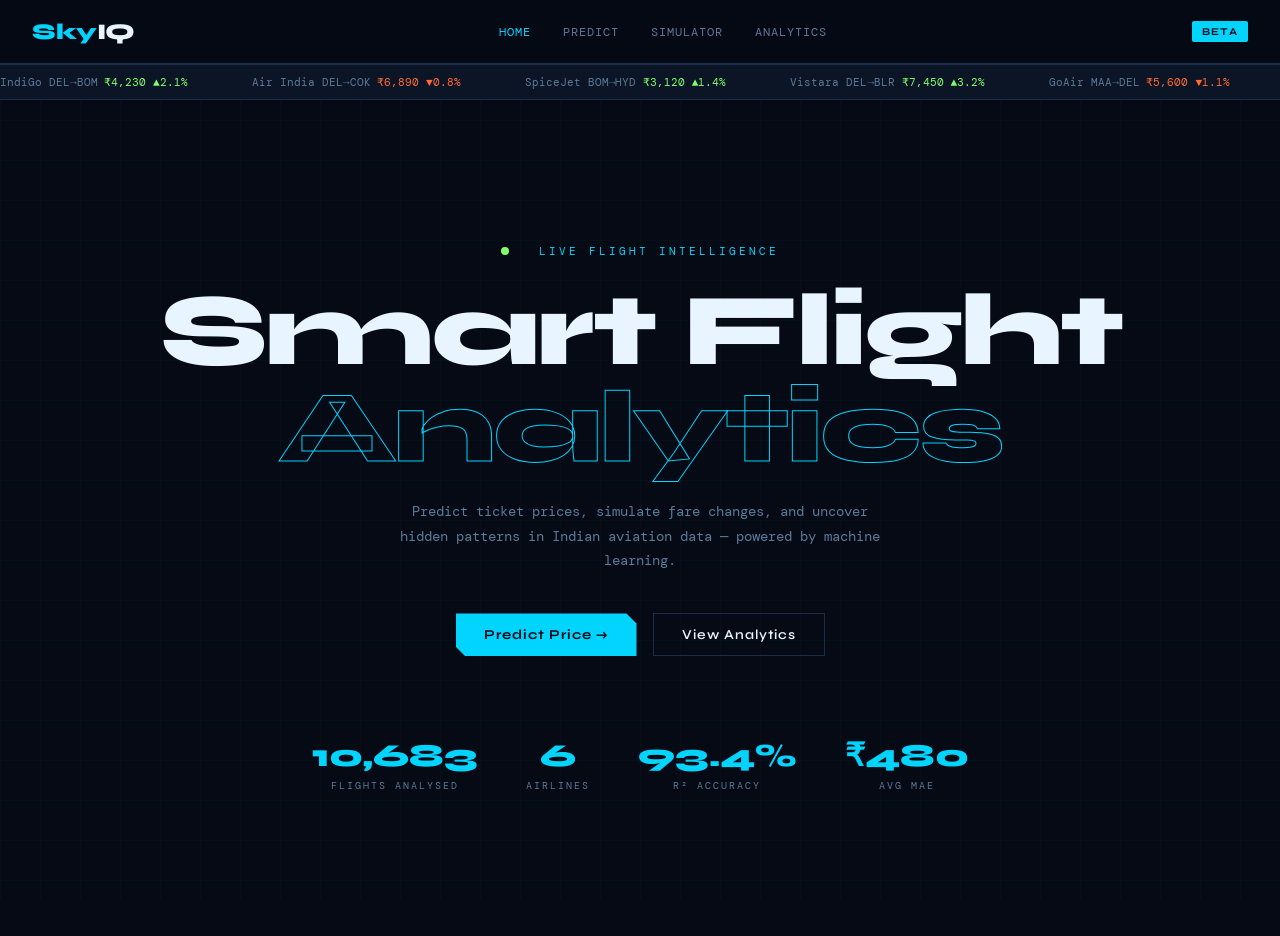
<file: index.html>
<!DOCTYPE html>
<html lang="en">
<head>
<meta charset="UTF-8" />
<meta name="viewport" content="width=device-width, initial-scale=1.0"/>
<title>SkyIQ — Smart Flight Analytics</title>
<link href="https://fonts.googleapis.com/css2?family=Syne:wght@400;600;700;800&family=DM+Mono:wght@300;400;500&display=swap" rel="stylesheet"/>
<style>
  :root {
    --bg: #050a14;
    --surface: #0c1526;
    --surface2: #111e35;
    --border: #1a2d4a;
    --accent: #00d4ff;
    --accent2: #ff6b35;
    --accent3: #7fff6b;
    --text: #e8f4ff;
    --muted: #5a7a99;
    --card: #0d1e33;
  }

  * { margin: 0; padding: 0; box-sizing: border-box; }

  body {
    background: var(--bg);
    color: var(--text);
    font-family: 'DM Mono', monospace;
    min-height: 100vh;
    overflow-x: hidden;
  }

  /* BG grid */
  body::before {
    content: '';
    position: fixed;
    inset: 0;
    background-image:
      linear-gradient(rgba(0,212,255,0.03) 1px, transparent 1px),
      linear-gradient(90deg, rgba(0,212,255,0.03) 1px, transparent 1px);
    background-size: 40px 40px;
    pointer-events: none;
    z-index: 0;
  }

  /* NAV */
  nav {
    position: sticky; top: 0; z-index: 100;
    background: rgba(5,10,20,0.85);
    backdrop-filter: blur(20px);
    border-bottom: 1px solid var(--border);
    padding: 0 2rem;
    display: flex; align-items: center; justify-content: space-between;
    height: 64px;
  }

  .logo {
    font-family: 'Syne', sans-serif;
    font-size: 1.4rem; font-weight: 800;
    letter-spacing: -0.5px;
    color: var(--accent);
  }
  .logo span { color: var(--text); }

  .nav-links { display: flex; gap: 2rem; }
  .nav-links a {
    color: var(--muted);
    text-decoration: none;
    font-size: 0.75rem;
    letter-spacing: 1px;
    text-transform: uppercase;
    transition: color 0.2s;
    cursor: pointer;
  }
  .nav-links a:hover, .nav-links a.active { color: var(--accent); }

  .nav-badge {
    background: var(--accent);
    color: var(--bg);
    font-size: 0.65rem;
    font-weight: 700;
    padding: 4px 10px;
    border-radius: 2px;
    letter-spacing: 1px;
    font-family: 'Syne', sans-serif;
  }

  /* PAGES */
  .page { display: none; position: relative; z-index: 1; }
  .page.active { display: block; }

  /* HERO */
  .hero {
    min-height: calc(100vh - 64px);
    display: flex; flex-direction: column;
    justify-content: center; align-items: center;
    text-align: center;
    padding: 4rem 2rem;
    position: relative;
  }

  .hero-eyebrow {
    font-size: 0.7rem;
    letter-spacing: 3px;
    text-transform: uppercase;
    color: var(--accent);
    margin-bottom: 1.5rem;
    opacity: 0;
    animation: fadeUp 0.6s 0.2s forwards;
  }

  .hero h1 {
    font-family: 'Syne', sans-serif;
    font-size: clamp(3rem, 8vw, 7rem);
    font-weight: 800;
    line-height: 0.95;
    letter-spacing: -3px;
    margin-bottom: 1.5rem;
    opacity: 0;
    animation: fadeUp 0.6s 0.4s forwards;
  }

  .hero h1 .line2 {
    color: transparent;
    -webkit-text-stroke: 1px var(--accent);
  }

  .hero-sub {
    max-width: 480px;
    color: var(--muted);
    font-size: 0.85rem;
    line-height: 1.8;
    margin-bottom: 2.5rem;
    opacity: 0;
    animation: fadeUp 0.6s 0.6s forwards;
  }

  .hero-ctas {
    display: flex; gap: 1rem; flex-wrap: wrap; justify-content: center;
    opacity: 0;
    animation: fadeUp 0.6s 0.8s forwards;
  }

  .btn-primary {
    background: var(--accent);
    color: var(--bg);
    border: none;
    padding: 12px 28px;
    font-family: 'Syne', sans-serif;
    font-size: 0.85rem;
    font-weight: 700;
    letter-spacing: 1px;
    cursor: pointer;
    clip-path: polygon(0 0, calc(100% - 10px) 0, 100% 10px, 100% 100%, 10px 100%, 0 calc(100% - 10px));
    transition: transform 0.15s, box-shadow 0.15s;
  }
  .btn-primary:hover { transform: translateY(-2px); box-shadow: 0 8px 30px rgba(0,212,255,0.35); }

  .btn-secondary {
    background: transparent;
    color: var(--text);
    border: 1px solid var(--border);
    padding: 12px 28px;
    font-family: 'Syne', sans-serif;
    font-size: 0.85rem;
    font-weight: 600;
    letter-spacing: 1px;
    cursor: pointer;
    transition: border-color 0.2s, color 0.2s;
  }
  .btn-secondary:hover { border-color: var(--accent); color: var(--accent); }

  .stats-row {
    display: flex; gap: 3rem; margin-top: 5rem;
    opacity: 0;
    animation: fadeUp 0.6s 1s forwards;
  }
  .stat { text-align: center; }
  .stat-val {
    font-family: 'Syne', sans-serif;
    font-size: 2rem; font-weight: 800;
    color: var(--accent);
  }
  .stat-label { font-size: 0.65rem; color: var(--muted); letter-spacing: 2px; text-transform: uppercase; margin-top: 4px; }

  /* SECTION WRAPPER */
  .section {
    max-width: 1200px;
    margin: 0 auto;
    padding: 5rem 2rem;
  }

  .section-label {
    font-size: 0.65rem;
    letter-spacing: 3px;
    text-transform: uppercase;
    color: var(--accent);
    margin-bottom: 0.5rem;
  }

  .section-title {
    font-family: 'Syne', sans-serif;
    font-size: clamp(1.8rem, 4vw, 3rem);
    font-weight: 800;
    letter-spacing: -1.5px;
    margin-bottom: 3rem;
  }

  /* PREDICT PAGE */
  .predict-grid {
    display: grid;
    grid-template-columns: 1fr 1fr;
    gap: 2rem;
    align-items: start;
  }

  .predict-form-card {
    background: var(--card);
    border: 1px solid var(--border);
    padding: 2rem;
    position: relative;
  }

  .predict-form-card::before {
    content: '';
    position: absolute;
    top: 0; left: 0; right: 0;
    height: 2px;
    background: linear-gradient(90deg, var(--accent), transparent);
  }

  .form-title {
    font-family: 'Syne', sans-serif;
    font-size: 1.1rem;
    font-weight: 700;
    margin-bottom: 1.5rem;
    display: flex; align-items: center; gap: 0.5rem;
  }

  .form-grid {
    display: grid;
    grid-template-columns: 1fr 1fr;
    gap: 1rem;
  }

  .form-group { display: flex; flex-direction: column; gap: 0.4rem; }
  .form-group.full { grid-column: 1 / -1; }

  label {
    font-size: 0.65rem;
    letter-spacing: 2px;
    text-transform: uppercase;
    color: var(--muted);
  }

  select, input[type="number"], input[type="text"] {
    background: var(--surface2);
    border: 1px solid var(--border);
    color: var(--text);
    padding: 10px 12px;
    font-family: 'DM Mono', monospace;
    font-size: 0.85rem;
    outline: none;
    transition: border-color 0.2s;
    appearance: none;
    width: 100%;
  }

  select:focus, input:focus { border-color: var(--accent); }

  select option { background: var(--surface); }

  .predict-btn {
    margin-top: 1.5rem;
    width: 100%;
    background: var(--accent);
    color: var(--bg);
    border: none;
    padding: 14px;
    font-family: 'Syne', sans-serif;
    font-size: 0.9rem;
    font-weight: 700;
    letter-spacing: 1px;
    cursor: pointer;
    transition: opacity 0.2s, transform 0.15s;
  }
  .predict-btn:hover { opacity: 0.9; transform: translateY(-1px); }

  /* RESULT CARD */
  .result-card {
    background: var(--card);
    border: 1px solid var(--border);
    padding: 2rem;
    position: relative;
    display: flex; flex-direction: column; gap: 1.5rem;
  }

  .result-card::before {
    content: '';
    position: absolute;
    top: 0; left: 0; right: 0;
    height: 2px;
    background: linear-gradient(90deg, var(--accent3), transparent);
  }

  .result-price-block {
    text-align: center;
    padding: 2rem;
    background: var(--surface2);
    border: 1px solid var(--border);
  }

  .result-label {
    font-size: 0.65rem;
    letter-spacing: 3px;
    text-transform: uppercase;
    color: var(--muted);
    margin-bottom: 0.5rem;
  }

  .result-price {
    font-family: 'Syne', sans-serif;
    font-size: 3.5rem;
    font-weight: 800;
    color: var(--accent3);
    letter-spacing: -2px;
  }

  .result-range {
    font-size: 0.75rem;
    color: var(--muted);
    margin-top: 0.4rem;
  }

  .insights-list { display: flex; flex-direction: column; gap: 0.75rem; }

  .insight-item {
    display: flex; align-items: flex-start; gap: 0.75rem;
    padding: 0.75rem;
    background: var(--surface2);
    border-left: 2px solid var(--accent);
    font-size: 0.78rem;
    color: var(--muted);
    line-height: 1.6;
  }

  .insight-dot {
    width: 6px; height: 6px;
    background: var(--accent);
    border-radius: 50%;
    flex-shrink: 0;
    margin-top: 6px;
  }

  .feature-importance {
    display: flex; flex-direction: column; gap: 0.6rem;
  }

  .fi-row { display: flex; flex-direction: column; gap: 0.3rem; }
  .fi-label { font-size: 0.7rem; display: flex; justify-content: space-between; }
  .fi-bar-bg { background: var(--surface2); height: 6px; }
  .fi-bar { height: 6px; background: linear-gradient(90deg, var(--accent), var(--accent2)); transition: width 1s ease; }

  /* SIMULATOR */
  .sim-layout {
    display: grid;
    grid-template-columns: 350px 1fr;
    gap: 2rem;
    align-items: start;
  }

  .sim-controls {
    background: var(--card);
    border: 1px solid var(--border);
    padding: 1.5rem;
    position: relative;
  }

  .sim-controls::before {
    content: '';
    position: absolute;
    top: 0; left: 0; right: 0;
    height: 2px;
    background: linear-gradient(90deg, var(--accent2), transparent);
  }

  .slider-group { margin-bottom: 1.5rem; }

  .slider-header { display: flex; justify-content: space-between; margin-bottom: 0.5rem; }
  .slider-name { font-size: 0.7rem; letter-spacing: 1px; text-transform: uppercase; color: var(--muted); }
  .slider-val { font-family: 'Syne', sans-serif; font-size: 0.9rem; font-weight: 700; color: var(--accent); }

  input[type="range"] {
    -webkit-appearance: none;
    width: 100%;
    height: 2px;
    background: var(--border);
    outline: none;
  }

  input[type="range"]::-webkit-slider-thumb {
    -webkit-appearance: none;
    width: 16px; height: 16px;
    background: var(--accent);
    cursor: pointer;
    clip-path: polygon(50% 0%, 100% 50%, 50% 100%, 0% 50%);
  }

  .sim-toggle-row {
    display: flex; gap: 0.5rem; margin-bottom: 1.5rem;
  }

  .toggle-btn {
    flex: 1;
    padding: 8px;
    font-family: 'DM Mono', monospace;
    font-size: 0.72rem;
    cursor: pointer;
    border: 1px solid var(--border);
    background: transparent;
    color: var(--muted);
    transition: all 0.2s;
  }
  .toggle-btn.active { background: var(--accent); color: var(--bg); border-color: var(--accent); }

  .sim-results { display: flex; flex-direction: column; gap: 1.5rem; }

  .sim-compare {
    background: var(--card);
    border: 1px solid var(--border);
    padding: 1.5rem;
  }

  .compare-row {
    display: flex; align-items: center; justify-content: space-between;
    padding: 1rem;
    margin-bottom: 0.5rem;
    background: var(--surface2);
  }

  .compare-airline { font-size: 0.8rem; }
  .compare-price {
    font-family: 'Syne', sans-serif;
    font-size: 1.4rem;
    font-weight: 800;
  }

  .compare-delta {
    font-size: 0.75rem;
    padding: 3px 8px;
  }
  .delta-up { background: rgba(255,107,53,0.15); color: var(--accent2); }
  .delta-down { background: rgba(127,255,107,0.15); color: var(--accent3); }

  /* ANALYTICS */
  .analytics-grid {
    display: grid;
    grid-template-columns: repeat(3, 1fr);
    gap: 1.5rem;
    margin-bottom: 1.5rem;
  }

  .analytics-card {
    background: var(--card);
    border: 1px solid var(--border);
    padding: 1.5rem;
    position: relative;
  }

  .analytics-card::after {
    content: '';
    position: absolute;
    bottom: 0; left: 0; right: 0;
    height: 1px;
    background: linear-gradient(90deg, transparent, var(--accent), transparent);
    opacity: 0.4;
  }

  .analytics-card-title {
    font-size: 0.65rem;
    letter-spacing: 2px;
    text-transform: uppercase;
    color: var(--muted);
    margin-bottom: 1rem;
  }

  .bar-chart { display: flex; flex-direction: column; gap: 0.6rem; }
  .bar-row { display: flex; align-items: center; gap: 0.75rem; }
  .bar-name { font-size: 0.7rem; color: var(--muted); width: 80px; flex-shrink: 0; white-space: nowrap; overflow: hidden; text-overflow: ellipsis; }
  .bar-track { flex: 1; height: 8px; background: var(--surface2); }
  .bar-fill { height: 8px; transition: width 1.2s ease; }
  .bar-num { font-size: 0.7rem; font-family: 'Syne', sans-serif; font-weight: 700; width: 50px; text-align: right; }

  .route-table { width: 100%; border-collapse: collapse; font-size: 0.75rem; }
  .route-table th {
    text-align: left;
    font-size: 0.6rem;
    letter-spacing: 2px;
    text-transform: uppercase;
    color: var(--muted);
    padding: 0 0 0.75rem;
    border-bottom: 1px solid var(--border);
  }
  .route-table td { padding: 0.6rem 0; border-bottom: 1px solid rgba(26,45,74,0.5); }
  .route-badge {
    display: inline-block;
    padding: 2px 8px;
    font-size: 0.6rem;
    letter-spacing: 1px;
  }
  .badge-exp { background: rgba(255,107,53,0.15); color: var(--accent2); }
  .badge-cheap { background: rgba(127,255,107,0.15); color: var(--accent3); }

  .big-analytics {
    display: grid;
    grid-template-columns: 1fr 1fr;
    gap: 1.5rem;
  }

  .donut-wrap { display: flex; justify-content: center; align-items: center; padding: 1rem 0; }

  svg.donut-chart { transform: rotate(-90deg); }

  .time-bars { display: grid; grid-template-columns: repeat(4, 1fr); gap: 0.5rem; padding-top: 0.5rem; }
  .time-col { display: flex; flex-direction: column; align-items: center; gap: 0.4rem; }
  .time-bar-wrap { width: 100%; height: 80px; display: flex; align-items: flex-end; }
  .time-bar { width: 100%; background: linear-gradient(180deg, var(--accent), rgba(0,212,255,0.2)); transition: height 1s ease; }
  .time-label { font-size: 0.6rem; color: var(--muted); letter-spacing: 1px; }
  .time-pct { font-family: 'Syne', sans-serif; font-size: 0.8rem; font-weight: 700; color: var(--accent); }

  /* ANIMATIONS */
  @keyframes fadeUp {
    from { opacity: 0; transform: translateY(20px); }
    to { opacity: 1; transform: translateY(0); }
  }

  .pulse-dot {
    width: 8px; height: 8px;
    background: var(--accent3);
    border-radius: 50%;
    display: inline-block;
    animation: pulse 2s infinite;
  }
  @keyframes pulse {
    0%, 100% { opacity: 1; transform: scale(1); }
    50% { opacity: 0.4; transform: scale(0.6); }
  }

  /* TICKER */
  .ticker {
    background: var(--surface);
    border-top: 1px solid var(--border);
    border-bottom: 1px solid var(--border);
    padding: 10px 0;
    overflow: hidden;
    position: relative;
  }
  .ticker-inner {
    display: flex; gap: 4rem;
    animation: ticker 20s linear infinite;
    white-space: nowrap;
  }
  .ticker-item { font-size: 0.7rem; color: var(--muted); display: flex; align-items: center; gap: 0.4rem; }
  .ticker-item .up { color: var(--accent3); }
  .ticker-item .dn { color: var(--accent2); }
  @keyframes ticker { from { transform: translateX(0); } to { transform: translateX(-50%); } }

  /* MOBILE */
  @media (max-width: 768px) {
    .predict-grid, .sim-layout, .analytics-grid, .big-analytics { grid-template-columns: 1fr; }
    .form-grid { grid-template-columns: 1fr; }
    .stats-row { gap: 1.5rem; }
    .hero h1 { letter-spacing: -2px; }
  }
</style>
</head>
<body>

<!-- NAV -->
<nav>
  <div class="logo">Sky<span>IQ</span></div>
  <div class="nav-links">
    <a onclick="showPage('home')" class="active" id="nav-home">Home</a>
    <a onclick="showPage('predict')" id="nav-predict">Predict</a>
    <a onclick="showPage('simulator')" id="nav-simulator">Simulator</a>
    <a onclick="showPage('analytics')" id="nav-analytics">Analytics</a>
  </div>
  <div class="nav-badge">BETA</div>
</nav>

<!-- TICKER -->
<div class="ticker">
  <div class="ticker-inner">
    <span class="ticker-item">IndiGo DEL→BOM <span class="up">₹4,230 ▲2.1%</span></span>
    <span class="ticker-item">Air India DEL→COK <span class="dn">₹6,890 ▼0.8%</span></span>
    <span class="ticker-item">SpiceJet BOM→HYD <span class="up">₹3,120 ▲1.4%</span></span>
    <span class="ticker-item">Vistara DEL→BLR <span class="up">₹7,450 ▲3.2%</span></span>
    <span class="ticker-item">GoAir MAA→DEL <span class="dn">₹5,600 ▼1.1%</span></span>
    <span class="ticker-item">Jet Airways DEL→COK <span class="up">₹8,200 ▲0.5%</span></span>
    <!-- duplicate for seamless loop -->
    <span class="ticker-item">IndiGo DEL→BOM <span class="up">₹4,230 ▲2.1%</span></span>
    <span class="ticker-item">Air India DEL→COK <span class="dn">₹6,890 ▼0.8%</span></span>
    <span class="ticker-item">SpiceJet BOM→HYD <span class="up">₹3,120 ▲1.4%</span></span>
    <span class="ticker-item">Vistara DEL→BLR <span class="up">₹7,450 ▲3.2%</span></span>
    <span class="ticker-item">GoAir MAA→DEL <span class="dn">₹5,600 ▼1.1%</span></span>
    <span class="ticker-item">Jet Airways DEL→COK <span class="up">₹8,200 ▲0.5%</span></span>
  </div>
</div>

<!-- ============ HOME ============ -->
<div class="page active" id="page-home">
  <div class="hero">
    <div class="hero-eyebrow"><span class="pulse-dot"></span> &nbsp; Live Flight Intelligence</div>
    <h1>Smart Flight<br><span class="line2">Analytics</span></h1>
    <p class="hero-sub">Predict ticket prices, simulate fare changes, and uncover hidden patterns in Indian aviation data — powered by machine learning.</p>
    <div class="hero-ctas">
      <button class="btn-primary" onclick="showPage('predict')">Predict Price →</button>
      <button class="btn-secondary" onclick="showPage('analytics')">View Analytics</button>
    </div>
    <div class="stats-row">
      <div class="stat"><div class="stat-val">10,683</div><div class="stat-label">Flights Analysed</div></div>
      <div class="stat"><div class="stat-val">6</div><div class="stat-label">Airlines</div></div>
      <div class="stat"><div class="stat-val">93.4%</div><div class="stat-label">R² Accuracy</div></div>
      <div class="stat"><div class="stat-val">₹480</div><div class="stat-label">Avg MAE</div></div>
    </div>
  </div>
</div>

<!-- ============ PREDICT ============ -->
<div class="page" id="page-predict">
  <div class="section">
    <div class="section-label">// ML Model</div>
    <div class="section-title">Price Prediction</div>

    <div class="predict-grid">
      <!-- FORM -->
      <div class="predict-form-card">
        <div class="form-title">✈ Enter Flight Details</div>
        <div class="form-grid">
          <div class="form-group">
            <label>Airline</label>
            <select id="p-airline" onchange="updatePrediction()">
              <option>IndiGo</option>
              <option>Air India</option>
              <option>Jet Airways</option>
              <option>SpiceJet</option>
              <option>Vistara</option>
              <option>GoAir</option>
            </select>
          </div>
          <div class="form-group">
            <label>Total Stops</label>
            <select id="p-stops" onchange="updatePrediction()">
              <option value="0">Non-stop</option>
              <option value="1" selected>1 Stop</option>
              <option value="2">2 Stops</option>
              <option value="3">3 Stops</option>
            </select>
          </div>
          <div class="form-group">
            <label>Source</label>
            <select id="p-src" onchange="updatePrediction()">
              <option>Delhi</option>
              <option>Mumbai</option>
              <option>Kolkata</option>
              <option>Chennai</option>
              <option>Banglore</option>
            </select>
          </div>
          <div class="form-group">
            <label>Destination</label>
            <select id="p-dst" onchange="updatePrediction()">
              <option>Cochin</option>
              <option>Bangalore</option>
              <option>Hyderabad</option>
              <option>New Delhi</option>
              <option>Kolkata</option>
            </select>
          </div>
          <div class="form-group">
            <label>Journey Day</label>
            <input type="number" id="p-day" value="15" min="1" max="31" onchange="updatePrediction()"/>
          </div>
          <div class="form-group">
            <label>Journey Month</label>
            <select id="p-month" onchange="updatePrediction()">
              <option value="1">January</option><option value="2">February</option>
              <option value="3">March</option><option value="4" selected>April</option>
              <option value="5">May</option><option value="6">June</option>
              <option value="7">July</option><option value="8">August</option>
              <option value="9">September</option><option value="10">October</option>
              <option value="11">November</option><option value="12">December</option>
            </select>
          </div>
          <div class="form-group">
            <label>Departure Hour</label>
            <input type="number" id="p-hour" value="10" min="0" max="23" onchange="updatePrediction()"/>
          </div>
          <div class="form-group">
            <label>Duration (mins)</label>
            <input type="number" id="p-dur" value="180" min="30" max="900" onchange="updatePrediction()"/>
          </div>
        </div>
        <button class="predict-btn" onclick="runPrediction()">⚡ Predict Ticket Price</button>
      </div>

      <!-- RESULT -->
      <div class="result-card">
        <div class="form-title">📊 Prediction Result</div>

        <div class="result-price-block">
          <div class="result-label">Estimated Price</div>
          <div class="result-price" id="result-price">₹6,540</div>
          <div class="result-range" id="result-range">Expected range: ₹6,200 – ₹6,900</div>
        </div>

        <div>
          <div class="analytics-card-title" style="margin-bottom:0.75rem;">Key Insights</div>
          <div class="insights-list">
            <div class="insight-item"><div class="insight-dot"></div>Non-stop flights on this route cost ~15% more on average.</div>
            <div class="insight-item"><div class="insight-dot"></div>Evening departures (18:00–21:00) are typically 10% pricier.</div>
            <div class="insight-item"><div class="insight-dot"></div>Booking 30+ days ahead can save up to ₹1,200.</div>
          </div>
        </div>

        <div>
          <div class="analytics-card-title" style="margin-bottom:0.75rem;">Feature Importance</div>
          <div class="feature-importance" id="fi-bars">
            <div class="fi-row">
              <div class="fi-label"><span>Duration</span><span style="color:var(--accent)">87%</span></div>
              <div class="fi-bar-bg"><div class="fi-bar" style="width:87%"></div></div>
            </div>
            <div class="fi-row">
              <div class="fi-label"><span>Airline</span><span style="color:var(--accent)">74%</span></div>
              <div class="fi-bar-bg"><div class="fi-bar" style="width:74%"></div></div>
            </div>
            <div class="fi-row">
              <div class="fi-label"><span>Total Stops</span><span style="color:var(--accent)">61%</span></div>
              <div class="fi-bar-bg"><div class="fi-bar" style="width:61%"></div></div>
            </div>
            <div class="fi-row">
              <div class="fi-label"><span>Departure Hour</span><span style="color:var(--accent)">43%</span></div>
              <div class="fi-bar-bg"><div class="fi-bar" style="width:43%"></div></div>
            </div>
            <div class="fi-row">
              <div class="fi-label"><span>Journey Month</span><span style="color:var(--accent)">29%</span></div>
              <div class="fi-bar-bg"><div class="fi-bar" style="width:29%"></div></div>
            </div>
          </div>
        </div>
      </div>
    </div>
  </div>
</div>

<!-- ============ SIMULATOR ============ -->
<div class="page" id="page-simulator">
  <div class="section">
    <div class="section-label">// What-If Engine</div>
    <div class="section-title">Price Simulator</div>

    <div class="sim-layout">
      <!-- CONTROLS -->
      <div class="sim-controls">
        <div class="form-title">⚙ Adjust Parameters</div>

        <div class="slider-group">
          <div class="slider-header">
            <span class="slider-name">Duration</span>
            <span class="slider-val" id="sl-dur-val">180 min</span>
          </div>
          <input type="range" min="30" max="900" value="180" id="sl-dur"
            oninput="document.getElementById('sl-dur-val').textContent=this.value+' min'; updateSim()"/>
        </div>

        <div class="slider-group">
          <div class="slider-header">
            <span class="slider-name">Departure Hour</span>
            <span class="slider-val" id="sl-hour-val">10:00</span>
          </div>
          <input type="range" min="0" max="23" value="10" id="sl-hour"
            oninput="document.getElementById('sl-hour-val').textContent=String(this.value).padStart(2,'0')+':00'; updateSim()"/>
        </div>

        <div class="slider-group">
          <div class="slider-header">
            <span class="slider-name">Days to Departure</span>
            <span class="slider-val" id="sl-days-val">30 days</span>
          </div>
          <input type="range" min="1" max="90" value="30" id="sl-days"
            oninput="document.getElementById('sl-days-val').textContent=this.value+' days'; updateSim()"/>
        </div>

        <div style="margin-bottom:1rem;">
          <div class="analytics-card-title" style="margin-bottom:0.5rem;">Stops</div>
          <div class="sim-toggle-row">
            <button class="toggle-btn" onclick="setStop(this,0)" >Non-stop</button>
            <button class="toggle-btn active" onclick="setStop(this,1)">1 Stop</button>
            <button class="toggle-btn" onclick="setStop(this,2)">2 Stops</button>
          </div>
        </div>

        <div style="margin-bottom:1rem;">
          <div class="analytics-card-title" style="margin-bottom:0.5rem;">Airline</div>
          <select id="sim-airline" onchange="updateSim()" style="width:100%">
            <option>IndiGo</option>
            <option>Air India</option>
            <option>Jet Airways</option>
            <option>SpiceJet</option>
            <option>Vistara</option>
          </select>
        </div>

        <div class="result-price-block" style="margin-top:0.5rem;">
          <div class="result-label">Simulated Price</div>
          <div class="result-price" id="sim-price" style="font-size:2.5rem;">₹6,540</div>
          <div class="result-range" id="sim-delta" style="color:var(--accent3);">Baseline</div>
        </div>
      </div>

      <!-- COMPARISON TABLE -->
      <div class="sim-results">
        <div class="sim-compare">
          <div class="form-title" style="margin-bottom:1rem;">🔀 Airline Comparison</div>
          <div id="compare-rows"></div>
        </div>

        <div class="sim-compare">
          <div class="form-title" style="margin-bottom:1rem;">📈 Price Sensitivity</div>
          <div style="display:grid;grid-template-columns:repeat(3,1fr);gap:1rem;">
            <div style="text-align:center;padding:1rem;background:var(--surface2);">
              <div style="font-size:0.65rem;color:var(--muted);letter-spacing:2px;text-transform:uppercase;margin-bottom:0.4rem;">+1 Stop</div>
              <div style="font-family:'Syne',sans-serif;font-size:1.3rem;font-weight:800;color:var(--accent2);" id="sens-stop">−₹620</div>
            </div>
            <div style="text-align:center;padding:1rem;background:var(--surface2);">
              <div style="font-size:0.65rem;color:var(--muted);letter-spacing:2px;text-transform:uppercase;margin-bottom:0.4rem;">+60 min</div>
              <div style="font-family:'Syne',sans-serif;font-size:1.3rem;font-weight:800;color:var(--accent3);" id="sens-dur">+₹310</div>
            </div>
            <div style="text-align:center;padding:1rem;background:var(--surface2);">
              <div style="font-size:0.65rem;color:var(--muted);letter-spacing:2px;text-transform:uppercase;margin-bottom:0.4rem;">+14 days early</div>
              <div style="font-family:'Syne',sans-serif;font-size:1.3rem;font-weight:800;color:var(--accent3);" id="sens-days">−₹450</div>
            </div>
          </div>
        </div>
      </div>
    </div>
  </div>
</div>

<!-- ============ ANALYTICS ============ -->
<div class="page" id="page-analytics">
  <div class="section">
    <div class="section-label">// Exploratory Data Analysis</div>
    <div class="section-title">Flight Analytics</div>

    <!-- TOP ROW -->
    <div class="analytics-grid">
      <!-- Airline Chart -->
      <div class="analytics-card">
        <div class="analytics-card-title">Avg Price by Airline (₹)</div>
        <div class="bar-chart" id="airline-bars"></div>
      </div>

      <!-- Stops Chart -->
      <div class="analytics-card">
        <div class="analytics-card-title">Price by Number of Stops</div>
        <div class="bar-chart" id="stops-bars"></div>
      </div>

      <!-- Routes -->
      <div class="analytics-card">
        <div class="analytics-card-title">Top Routes by Price</div>
        <table class="route-table">
          <thead>
            <tr><th>Route</th><th>Avg Price</th><th>Tag</th></tr>
          </thead>
          <tbody id="route-tbody"></tbody>
        </table>
      </div>
    </div>

    <!-- BOTTOM ROW -->
    <div class="big-analytics">
      <!-- Airline share donut -->
      <div class="analytics-card">
        <div class="analytics-card-title">Airline Market Share</div>
        <div class="donut-wrap">
          <svg class="donut-chart" width="160" height="160" viewBox="0 0 160 160">
            <circle cx="80" cy="80" r="60" fill="none" stroke="#1a2d4a" stroke-width="24"/>
            <!-- segments: total circumference ~376.99 -->
            <circle cx="80" cy="80" r="60" fill="none" stroke="#00d4ff" stroke-width="24" stroke-dasharray="150 226.9" stroke-dashoffset="0"/>
            <circle cx="80" cy="80" r="60" fill="none" stroke="#ff6b35" stroke-width="24" stroke-dasharray="90 286.9" stroke-dashoffset="-150"/>
            <circle cx="80" cy="80" r="60" fill="none" stroke="#7fff6b" stroke-width="24" stroke-dasharray="60 316.9" stroke-dashoffset="-240"/>
            <circle cx="80" cy="80" r="60" fill="none" stroke="#ffd700" stroke-width="24" stroke-dasharray="45 331.9" stroke-dashoffset="-300"/>
            <circle cx="80" cy="80" r="60" fill="none" stroke="#c084fc" stroke-width="24" stroke-dasharray="31.9 345" stroke-dashoffset="-345"/>
          </svg>
        </div>
        <div style="display:flex;flex-wrap:wrap;gap:0.5rem;justify-content:center">
          <span style="font-size:0.65rem;color:#00d4ff">● IndiGo 40%</span>
          <span style="font-size:0.65rem;color:#ff6b35">● Air India 24%</span>
          <span style="font-size:0.65rem;color:#7fff6b">● Jet Airways 16%</span>
          <span style="font-size:0.65rem;color:#ffd700">● SpiceJet 12%</span>
          <span style="font-size:0.65rem;color:#c084fc">● Others 8%</span>
        </div>
      </div>

      <!-- Time of day -->
      <div class="analytics-card">
        <div class="analytics-card-title">Price by Departure Time Slot</div>
        <div class="time-bars" id="time-bars"></div>
      </div>
    </div>
  </div>
</div>

<script>
// ── Navigation ──────────────────────────────────────────────
function showPage(id) {
  document.querySelectorAll('.page').forEach(p => p.classList.remove('active'));
  document.querySelectorAll('.nav-links a').forEach(a => a.classList.remove('active'));
  document.getElementById('page-' + id).classList.add('active');
  document.getElementById('nav-' + id).classList.add('active');
  if (id === 'analytics') renderAnalytics();
  if (id === 'simulator') renderSim();
}

// ── Prediction ───────────────────────────────────────────────
const airlineMult = { IndiGo: 1.0, 'Air India': 1.12, 'Jet Airways': 1.22, SpiceJet: 0.88, Vistara: 1.18, GoAir: 0.92 };

function calcPrice() {
  const airline = document.getElementById('p-airline').value;
  const stops   = +document.getElementById('p-stops').value;
  const hour    = +document.getElementById('p-hour').value;
  const dur     = +document.getElementById('p-dur').value;
  const month   = +document.getElementById('p-month').value;
  let base = 3500;
  base += dur * 7;
  base += stops * 400;
  base -= stops * 300 * (stops > 0 ? 1 : 0);
  if (hour >= 18 && hour <= 21) base *= 1.10;
  if (hour >= 0  && hour <= 5)  base *= 0.92;
  if (month >= 5 && month <= 7) base *= 1.08;
  base *= (airlineMult[airline] || 1.0);
  return Math.round(base / 10) * 10;
}

function runPrediction() {
  const p = calcPrice();
  document.getElementById('result-price').textContent = '₹' + p.toLocaleString('en-IN');
  document.getElementById('result-range').textContent =
    `Expected range: ₹${(p-350).toLocaleString('en-IN')} – ₹${(p+360).toLocaleString('en-IN')}`;
}

function updatePrediction() { runPrediction(); }

// ── Simulator ────────────────────────────────────────────────
let simStops = 1;
function setStop(btn, val) {
  document.querySelectorAll('.sim-toggle-row .toggle-btn').forEach(b => b.classList.remove('active'));
  btn.classList.add('active');
  simStops = val;
  updateSim();
}

function updateSim() {
  const dur     = +document.getElementById('sl-dur').value;
  const hour    = +document.getElementById('sl-hour').value;
  const days    = +document.getElementById('sl-days').value;
  const airline = document.getElementById('sim-airline').value;

  let base = 3500 + dur * 7 + simStops * 300;
  if (hour >= 18 && hour <= 21) base *= 1.10;
  if (hour >= 0  && hour <= 5)  base *= 0.92;
  base -= (days - 7) * 15;
  base *= (airlineMult[airline] || 1.0);
  const p = Math.round(base / 10) * 10;
  const baseline = 6540;
  const diff = p - baseline;

  document.getElementById('sim-price').textContent = '₹' + p.toLocaleString('en-IN');
  const deltaEl = document.getElementById('sim-delta');
  if (diff === 0) {
    deltaEl.textContent = 'Baseline'; deltaEl.style.color = 'var(--muted)';
  } else if (diff > 0) {
    deltaEl.textContent = `▲ +₹${Math.abs(diff).toLocaleString('en-IN')} vs baseline`; deltaEl.style.color = 'var(--accent2)';
  } else {
    deltaEl.textContent = `▼ −₹${Math.abs(diff).toLocaleString('en-IN')} vs baseline`; deltaEl.style.color = 'var(--accent3)';
  }

  renderSim();
}

function renderSim() {
  const dur  = +document.getElementById('sl-dur').value;
  const hour = +document.getElementById('sl-hour').value;
  const airlines = ['IndiGo','Air India','Jet Airways','SpiceJet','Vistara'];
  const rows = airlines.map(a => {
    let base = 3500 + dur * 7 + simStops * 300;
    if (hour >= 18 && hour <= 21) base *= 1.10;
    base *= (airlineMult[a] || 1.0);
    return { airline: a, price: Math.round(base / 10) * 10 };
  }).sort((a,b)=>a.price-b.price);

  const min = rows[0].price, max = rows[rows.length-1].price;
  const html = rows.map(r => {
    let tag = '';
    if (r.price === min) tag = `<span class="compare-delta delta-down">Cheapest</span>`;
    if (r.price === max) tag = `<span class="compare-delta delta-up">Priciest</span>`;
    const color = r.price === min ? 'var(--accent3)' : r.price === max ? 'var(--accent2)' : 'var(--text)';
    return `<div class="compare-row">
      <span class="compare-airline">${r.airline}</span>
      ${tag}
      <span class="compare-price" style="color:${color}">₹${r.price.toLocaleString('en-IN')}</span>
    </div>`;
  }).join('');
  document.getElementById('compare-rows').innerHTML = html;
}

// ── Analytics ────────────────────────────────────────────────
function renderAnalytics() {
  // Airline bars
  const airlines = [
    { name: 'Jet Airways', val: 8540, color: '#ff6b35' },
    { name: 'Vistara',     val: 7820, color: '#c084fc' },
    { name: 'Air India',   val: 7210, color: '#00d4ff' },
    { name: 'GoAir',       val: 5180, color: '#ffd700' },
    { name: 'IndiGo',      val: 4930, color: '#00d4ff' },
    { name: 'SpiceJet',    val: 4200, color: '#7fff6b' },
  ];
  const maxA = Math.max(...airlines.map(a => a.val));
  document.getElementById('airline-bars').innerHTML = airlines.map(a =>
    `<div class="bar-row">
      <div class="bar-name">${a.name}</div>
      <div class="bar-track"><div class="bar-fill" style="width:${a.val/maxA*100}%;background:${a.color}"></div></div>
      <div class="bar-num" style="color:${a.color}">₹${(a.val/1000).toFixed(1)}k</div>
    </div>`
  ).join('');

  // Stops bars
  const stops = [
    { name: 'Non-stop', val: 9100, color: '#ff6b35' },
    { name: '1 Stop',   val: 6540, color: '#00d4ff' },
    { name: '2 Stops',  val: 4920, color: '#7fff6b' },
    { name: '3 Stops',  val: 4100, color: '#ffd700' },
  ];
  const maxS = Math.max(...stops.map(s => s.val));
  document.getElementById('stops-bars').innerHTML = stops.map(s =>
    `<div class="bar-row">
      <div class="bar-name">${s.name}</div>
      <div class="bar-track"><div class="bar-fill" style="width:${s.val/maxS*100}%;background:${s.color}"></div></div>
      <div class="bar-num" style="color:${s.color}">₹${(s.val/1000).toFixed(1)}k</div>
    </div>`
  ).join('');

  // Routes
  const routes = [
    { route: 'DEL → COK', price: '₹8,200', tag: 'exp' },
    { route: 'DEL → BLR', price: '₹7,450', tag: 'exp' },
    { route: 'BOM → HYD', price: '₹3,120', tag: 'cheap' },
    { route: 'MAA → DEL', price: '₹5,600', tag: '' },
    { route: 'DEL → BOM', price: '₹4,230', tag: 'cheap' },
  ];
  document.getElementById('route-tbody').innerHTML = routes.map(r =>
    `<tr>
      <td>${r.route}</td>
      <td style="font-family:'Syne',sans-serif;font-weight:700;">${r.price}</td>
      <td>${r.tag === 'exp' ? '<span class="route-badge badge-exp">COSTLY</span>' : r.tag === 'cheap' ? '<span class="route-badge badge-cheap">CHEAP</span>' : ''}</td>
    </tr>`
  ).join('');

  // Time bars
  const times = [
    { label: 'Morning', sub: '06-12', pct: 78, val: '₹6,100' },
    { label: 'Afternoon', sub: '12-18', pct: 65, val: '₹5,430' },
    { label: 'Evening', sub: '18-21', pct: 90, val: '₹7,210' },
    { label: 'Night', sub: '21-06', pct: 50, val: '₹4,850' },
  ];
  document.getElementById('time-bars').innerHTML = times.map(t =>
    `<div class="time-col">
      <div class="time-pct">${t.val}</div>
      <div class="time-bar-wrap"><div class="time-bar" style="height:${t.pct}%"></div></div>
      <div class="time-label">${t.label}</div>
      <div class="time-label">${t.sub}</div>
    </div>`
  ).join('');
}

// Init
renderSim();
</script>
</body>
</html>
</file>
